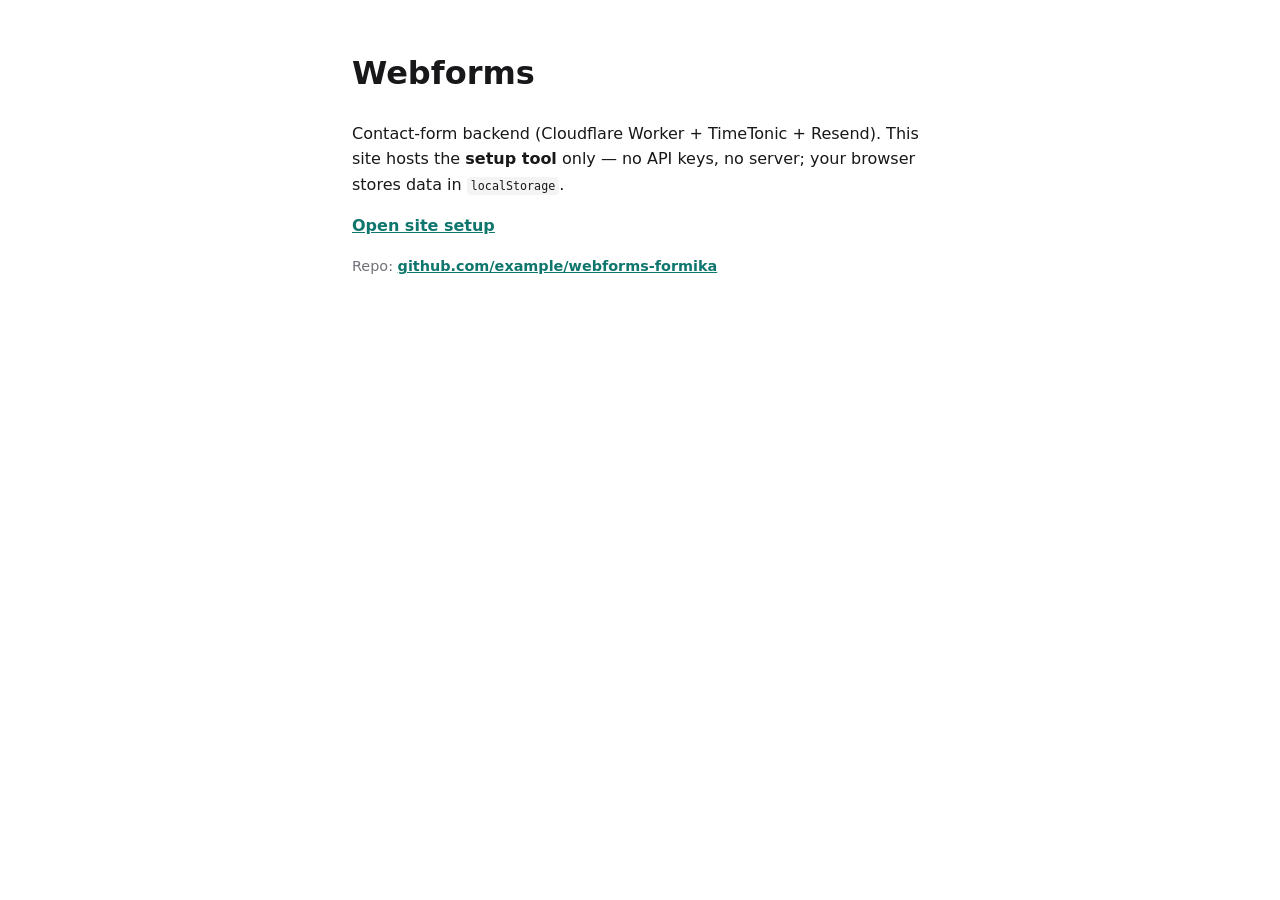
<file: docs/index.html>
<!DOCTYPE html>
<html lang="en">
  <head>
    <meta charset="utf-8" />
    <meta name="viewport" content="width=device-width, initial-scale=1" />
    <title>Webforms</title>
    <style>
      body {
        font-family: system-ui, sans-serif;
        max-width: 36rem;
        margin: 3rem auto;
        padding: 0 1.25rem;
        line-height: 1.6;
        color: #18181b;
      }
      a {
        color: #0f766e;
        font-weight: 600;
      }
      code {
        font-size: 0.9em;
        background: #f4f4f5;
        padding: 0.15em 0.35em;
        border-radius: 4px;
      }
    </style>
  </head>
  <body>
    <h1>Webforms</h1>
    <p>
      Contact-form backend (Cloudflare Worker + TimeTonic + Resend). This site hosts the
      <strong>setup tool</strong> only — no API keys, no server; your browser stores data in
      <code>localStorage</code>.
    </p>
    <p>
      <a href="admin/">Open site setup</a>
    </p>
    <p style="font-size: 0.9rem; color: #71717a">
      Repo:
      <a href="https://github.com/example/webforms-formika">github.com/example/webforms-formika</a>
    </p>
  </body>
</html>
</file>
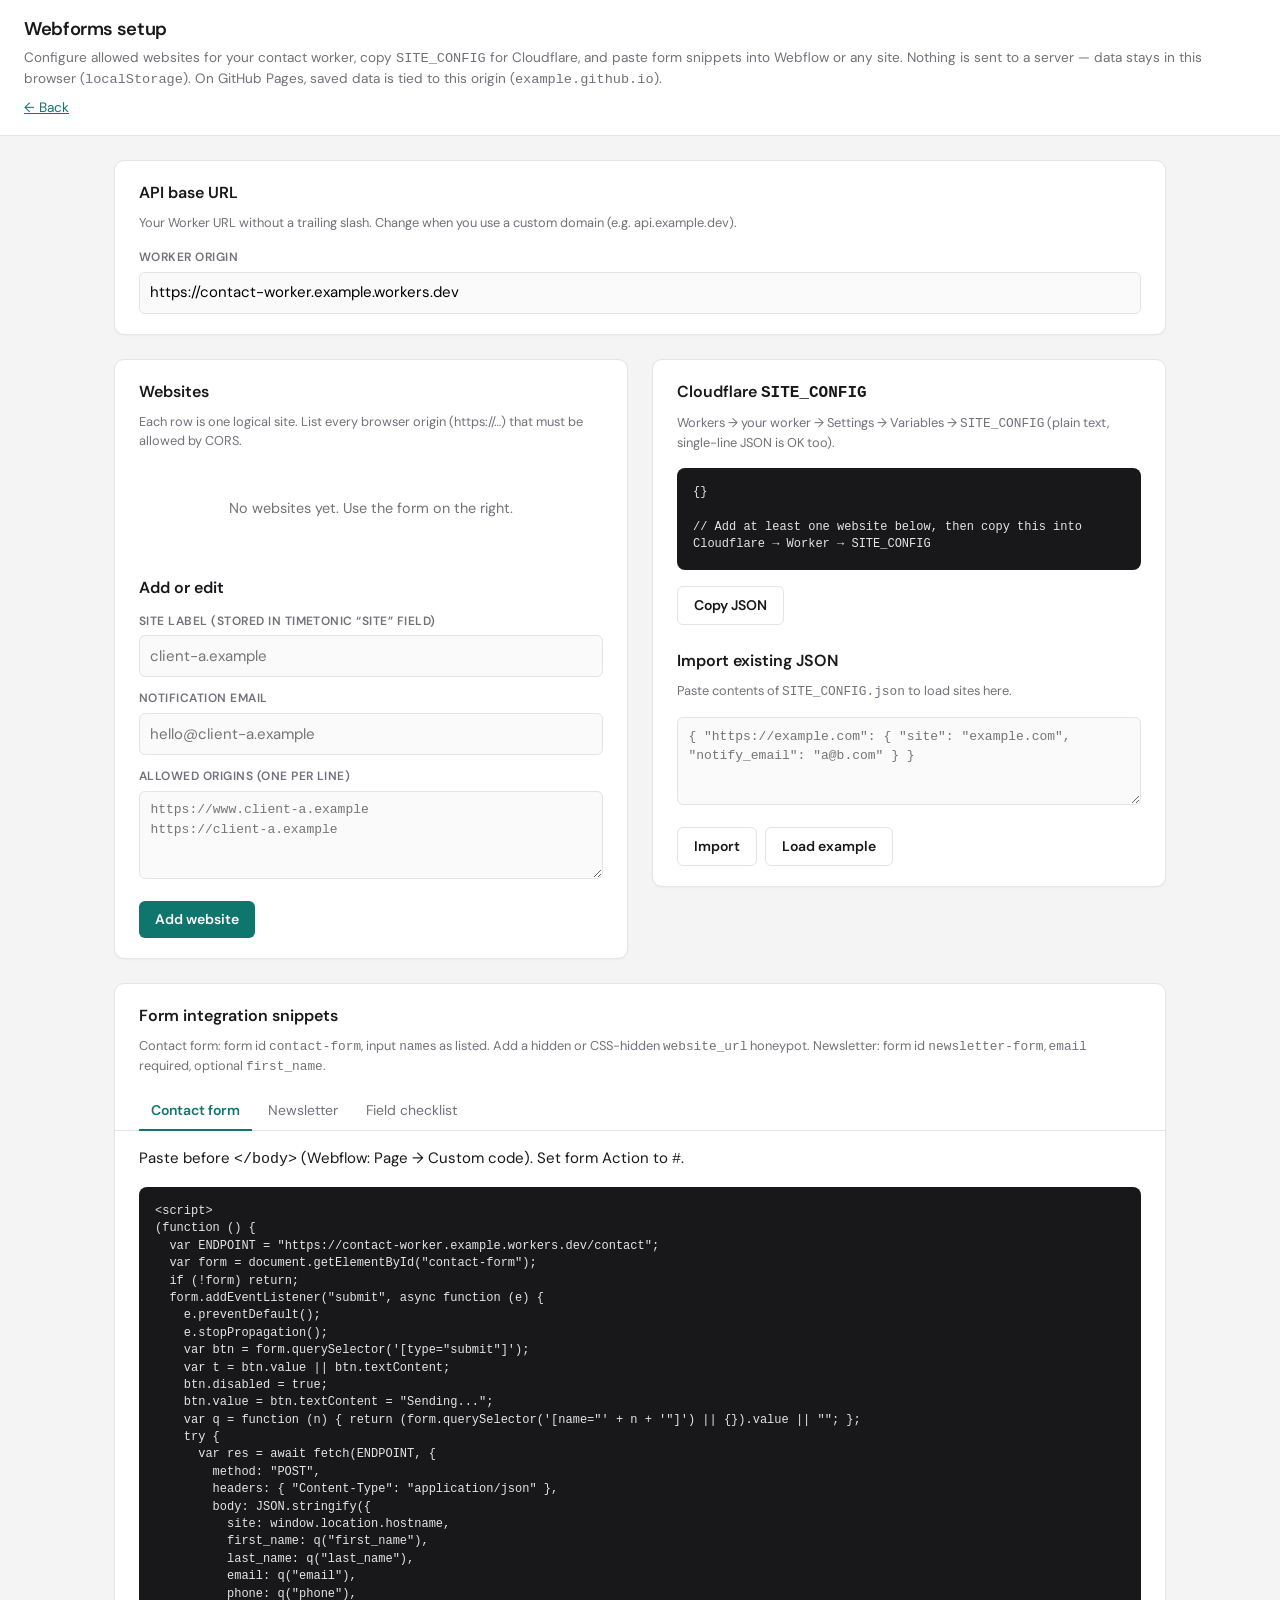
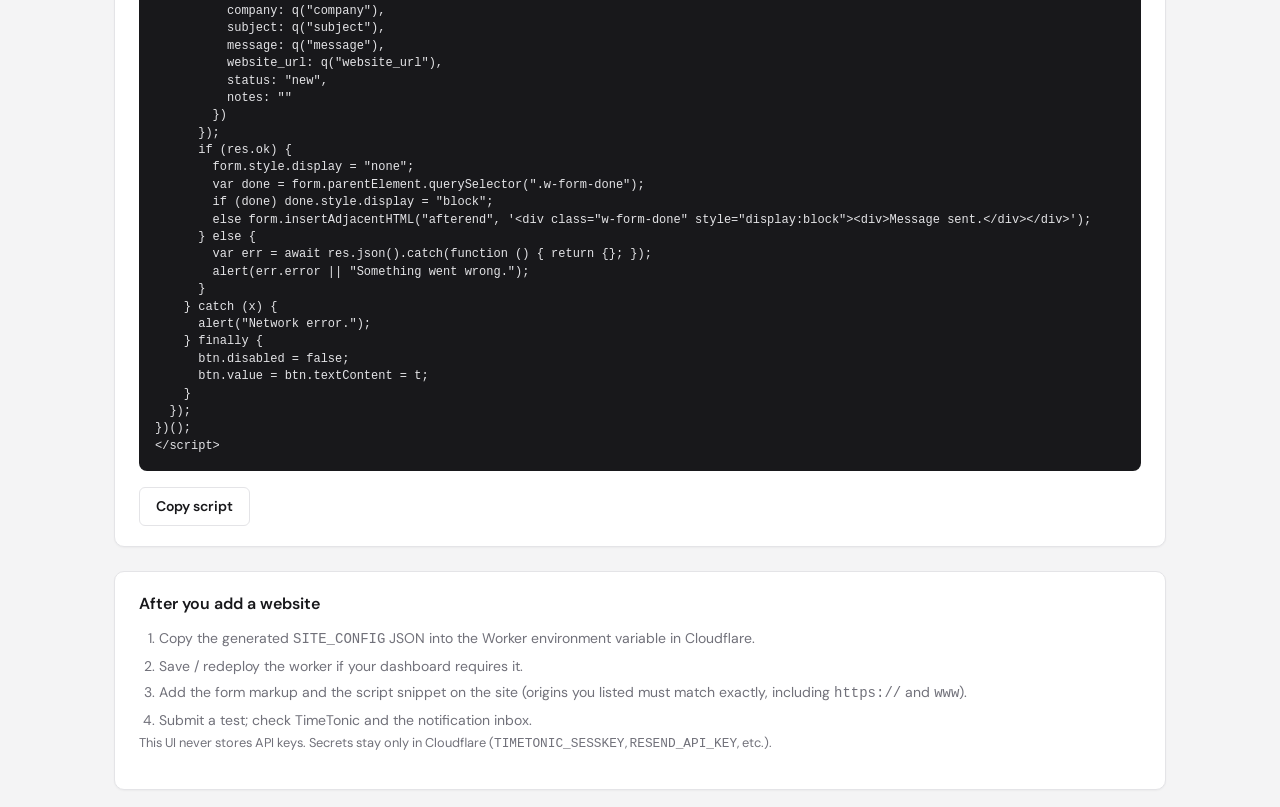
<file: docs/admin/index.html>
<!DOCTYPE html>
<html lang="en">
  <head>
    <meta charset="utf-8" />
    <meta name="viewport" content="width=device-width, initial-scale=1" />
    <title>Webforms — Site setup</title>
    <link rel="preconnect" href="https://fonts.googleapis.com" />
    <link rel="preconnect" href="https://fonts.gstatic.com" crossorigin />
    <link
      href="https://fonts.googleapis.com/css2?family=DM+Sans:ital,opsz,wght@0,9..40,400;0,9..40,600;1,9..40,400&display=swap"
      rel="stylesheet"
    />
    <link rel="stylesheet" href="styles.css" />
  </head>
  <body>
    <header>
      <h1>Webforms setup</h1>
      <p>
        Configure allowed websites for your contact worker, copy <code>SITE_CONFIG</code> for Cloudflare, and paste form
        snippets into Webflow or any site. Nothing is sent to a server — data stays in this browser (<code
          >localStorage</code
        >). On GitHub Pages, saved data is tied to this origin (<code>example.github.io</code>).
      </p>
      <p style="margin-top: 0.5rem"><a href="../" style="font-size: 0.85rem">&larr; Back</a></p>
    </header>

    <div class="layout">
      <div class="card">
        <h2>API base URL</h2>
        <p class="hint">Your Worker URL without a trailing slash. Change when you use a custom domain (e.g. api.example.dev).</p>
        <label for="apiBaseUrl">Worker origin</label>
        <input type="url" id="apiBaseUrl" autocomplete="url" />
      </div>

      <div class="layout-main">
        <div class="card">
          <h2>Websites</h2>
          <p class="hint">Each row is one logical site. List every browser origin (https://…) that must be allowed by CORS.</p>
          <ul class="site-list" id="siteList"></ul>

          <h2 style="margin-top: 1.5rem">Add or edit</h2>
          <form id="formAddSite">
            <label for="slug">Site label (stored in TimeTonic &ldquo;Site&rdquo; field)</label>
            <input type="text" id="slug" placeholder="client-a.example" required />

            <label for="notifyEmail" style="margin-top: 0.75rem">Notification email</label>
            <input type="email" id="notifyEmail" placeholder="hello@client-a.example" required />

            <label for="origins" style="margin-top: 0.75rem">Allowed origins (one per line)</label>
            <textarea
              id="origins"
              placeholder="https://www.client-a.example&#10;https://client-a.example"
              required
            ></textarea>

            <div class="btn-row">
              <button type="submit" class="btn" id="btnSaveSite">Add website</button>
            </div>
          </form>
        </div>

        <div class="card">
          <h2>Cloudflare <code>SITE_CONFIG</code></h2>
          <p class="hint">Workers → your worker → Settings → Variables → <code>SITE_CONFIG</code> (plain text, single-line JSON is OK too).</p>
          <div id="dupWarning" class="warning" style="display: none"></div>
          <pre class="code" id="siteConfigOut"></pre>
          <div class="btn-row">
            <button type="button" class="btn secondary" id="btnCopyConfig">Copy JSON</button>
          </div>

          <h2 style="margin-top: 1.5rem">Import existing JSON</h2>
          <p class="hint">Paste contents of <code>SITE_CONFIG.json</code> to load sites here.</p>
          <textarea id="importJson" placeholder='{ "https://example.com": { "site": "example.com", "notify_email": "a@b.com" } }'></textarea>
          <div class="btn-row">
            <button type="button" class="btn secondary" id="btnImport">Import</button>
            <button type="button" class="btn secondary" id="btnLoadExample">Load example</button>
          </div>
        </div>
      </div>

      <div class="card">
        <h2>Form integration snippets</h2>
        <p class="hint">
          Contact form: form id <code>contact-form</code>, input <code>name</code>s as listed. Add a hidden or CSS-hidden
          <code>website_url</code> honeypot. Newsletter: form id <code>newsletter-form</code>, <code>email</code> required,
          optional <code>first_name</code>.
        </p>

        <div class="tabs">
          <button type="button" class="active" data-tab="contact">Contact form</button>
          <button type="button" data-tab="newsletter">Newsletter</button>
          <button type="button" data-tab="fields">Field checklist</button>
        </div>

        <div class="tab-panel active" data-panel="contact">
          <p class="hint">Paste before <code>&lt;/body&gt;</code> (Webflow: Page → Custom code). Set form Action to <code>#</code>.</p>
          <pre class="code" id="snippetContact"></pre>
          <div class="btn-row">
            <button type="button" class="btn secondary" id="btnCopyContact">Copy script</button>
          </div>
        </div>

        <div class="tab-panel" data-panel="newsletter">
          <pre class="code" id="snippetNewsletter"></pre>
          <div class="btn-row">
            <button type="button" class="btn secondary" id="btnCopyNewsletter">Copy script</button>
          </div>
        </div>

        <div class="tab-panel" data-panel="fields">
          <p class="hint">Webflow: set these as the input <strong>Name</strong> in the form settings.</p>
          <ul class="checklist">
            <li><code>first_name</code> — required</li>
            <li><code>last_name</code></li>
            <li><code>email</code> — required</li>
            <li><code>phone</code></li>
            <li><code>company</code></li>
            <li><code>subject</code></li>
            <li><code>message</code> — required (textarea)</li>
            <li><code>website_url</code> — honeypot (leave empty; hide with CSS)</li>
          </ul>
        </div>
      </div>

      <div class="card">
        <h2>After you add a website</h2>
        <ol class="checklist">
          <li>Copy the generated <code>SITE_CONFIG</code> JSON into the Worker environment variable in Cloudflare.</li>
          <li>Save / redeploy the worker if your dashboard requires it.</li>
          <li>Add the form markup and the script snippet on the site (origins you listed must match exactly, including <code>https://</code> and <code>www</code>).</li>
          <li>Submit a test; check TimeTonic and the notification inbox.</li>
        </ol>
        <p class="hint">
          This UI never stores API keys. Secrets stay only in Cloudflare (<code>TIMETONIC_SESSKEY</code>,
          <code>RESEND_API_KEY</code>, etc.).
        </p>
      </div>
    </div>

    <div id="toast" class="toast" role="status"></div>
    <script src="app.js"></script>
  </body>
</html>
</file>
<file: docs/admin/styles.css>
:root {
  --bg: #f4f4f5;
  --surface: #ffffff;
  --border: #e4e4e7;
  --text: #18181b;
  --muted: #71717a;
  --accent: #0f766e;
  --accent-hover: #0d9488;
  --danger: #b91c1c;
  --radius: 10px;
  --font: "DM Sans", system-ui, -apple-system, sans-serif;
  --mono: ui-monospace, "Cascadia Code", monospace;
}

*,
*::before,
*::after {
  box-sizing: border-box;
}

body {
  margin: 0;
  min-height: 100vh;
  font-family: var(--font);
  font-size: 15px;
  line-height: 1.5;
  color: var(--text);
  background: var(--bg);
}

a {
  color: var(--accent);
}

header {
  background: var(--surface);
  border-bottom: 1px solid var(--border);
  padding: 1rem 1.5rem;
  position: sticky;
  top: 0;
  z-index: 10;
}

header h1 {
  margin: 0;
  font-size: 1.15rem;
  font-weight: 600;
  letter-spacing: -0.02em;
}

header p {
  margin: 0.25rem 0 0;
  font-size: 0.85rem;
  color: var(--muted);
}

.layout {
  max-width: 1100px;
  margin: 0 auto;
  padding: 1.5rem;
  display: grid;
  gap: 1.5rem;
}

@media (min-width: 900px) {
  .layout-main {
    display: grid;
    grid-template-columns: 1fr 1fr;
    gap: 1.5rem;
    align-items: start;
  }
}

.card {
  background: var(--surface);
  border: 1px solid var(--border);
  border-radius: var(--radius);
  padding: 1.25rem 1.5rem;
  box-shadow: 0 1px 2px rgba(0, 0, 0, 0.04);
}

.card h2 {
  margin: 0 0 0.75rem;
  font-size: 1rem;
  font-weight: 600;
}

.card > p.hint {
  margin: -0.25rem 0 1rem;
  font-size: 0.8rem;
  color: var(--muted);
}

label {
  display: block;
  font-size: 0.75rem;
  font-weight: 600;
  text-transform: uppercase;
  letter-spacing: 0.04em;
  color: var(--muted);
  margin-bottom: 0.35rem;
}

input[type="text"],
input[type="email"],
input[type="url"],
textarea {
  width: 100%;
  padding: 0.55rem 0.65rem;
  border: 1px solid var(--border);
  border-radius: 6px;
  font: inherit;
  background: #fafafa;
}

input:focus,
textarea:focus {
  outline: 2px solid var(--accent);
  outline-offset: 1px;
  background: var(--surface);
}

textarea {
  min-height: 88px;
  resize: vertical;
  font-family: var(--mono);
  font-size: 13px;
}

.btn {
  display: inline-flex;
  align-items: center;
  gap: 0.35rem;
  padding: 0.5rem 1rem;
  border: none;
  border-radius: 6px;
  font: inherit;
  font-weight: 600;
  font-size: 0.875rem;
  cursor: pointer;
  background: var(--accent);
  color: #fff;
}

.btn:hover {
  background: var(--accent-hover);
}

.btn.secondary {
  background: var(--surface);
  color: var(--text);
  border: 1px solid var(--border);
}

.btn.secondary:hover {
  background: var(--bg);
}

.btn.danger {
  background: transparent;
  color: var(--danger);
  border: 1px solid #fecaca;
}

.btn.danger:hover {
  background: #fef2f2;
}

.btn-row {
  display: flex;
  flex-wrap: wrap;
  gap: 0.5rem;
  margin-top: 1rem;
}

.site-list {
  list-style: none;
  margin: 0;
  padding: 0;
  display: flex;
  flex-direction: column;
  gap: 0.65rem;
}

.site-item {
  border: 1px solid var(--border);
  border-radius: 8px;
  padding: 0.85rem 1rem;
  display: grid;
  gap: 0.25rem;
  background: #fafafa;
}

.site-item strong {
  font-size: 0.95rem;
}

.site-item span {
  font-size: 0.8rem;
  color: var(--muted);
}

.site-item .origins {
  font-family: var(--mono);
  font-size: 12px;
  word-break: break-all;
}

.site-item .actions {
  margin-top: 0.5rem;
  display: flex;
  gap: 0.5rem;
}

pre.code {
  margin: 0;
  padding: 1rem;
  background: #18181b;
  color: #e4e4e7;
  border-radius: 8px;
  font-family: var(--mono);
  font-size: 12px;
  line-height: 1.45;
  overflow-x: auto;
  white-space: pre-wrap;
  word-break: break-word;
}

.copy-wrap {
  position: relative;
  margin-top: 0.75rem;
}

.copy-wrap .btn {
  position: absolute;
  top: 0.5rem;
  right: 0.5rem;
  padding: 0.35rem 0.65rem;
  font-size: 0.75rem;
}

.tabs {
  display: flex;
  gap: 0.25rem;
  border-bottom: 1px solid var(--border);
  margin: 0 -1.5rem 1rem;
  padding: 0 1.5rem;
}

.tabs button {
  padding: 0.5rem 0.75rem;
  border: none;
  background: none;
  font: inherit;
  font-size: 0.875rem;
  color: var(--muted);
  cursor: pointer;
  border-bottom: 2px solid transparent;
  margin-bottom: -1px;
}

.tabs button.active {
  color: var(--accent);
  font-weight: 600;
  border-bottom-color: var(--accent);
}

.tab-panel {
  display: none;
}

.tab-panel.active {
  display: block;
}

.checklist {
  margin: 0;
  padding-left: 1.25rem;
  font-size: 0.875rem;
  color: var(--muted);
}

.checklist li {
  margin-bottom: 0.35rem;
}

.empty {
  text-align: center;
  padding: 2rem 1rem;
  color: var(--muted);
  font-size: 0.9rem;
}

.toast {
  position: fixed;
  bottom: 1.25rem;
  right: 1.25rem;
  padding: 0.65rem 1rem;
  background: var(--text);
  color: #fff;
  border-radius: 8px;
  font-size: 0.85rem;
  opacity: 0;
  transform: translateY(8px);
  transition: opacity 0.2s, transform 0.2s;
  pointer-events: none;
  z-index: 100;
}

.toast.show {
  opacity: 1;
  transform: translateY(0);
}

.warning {
  background: #fffbeb;
  border: 1px solid #fcd34d;
  color: #92400e;
  padding: 0.75rem 1rem;
  border-radius: 8px;
  font-size: 0.85rem;
  margin-bottom: 1rem;
}
</file>
